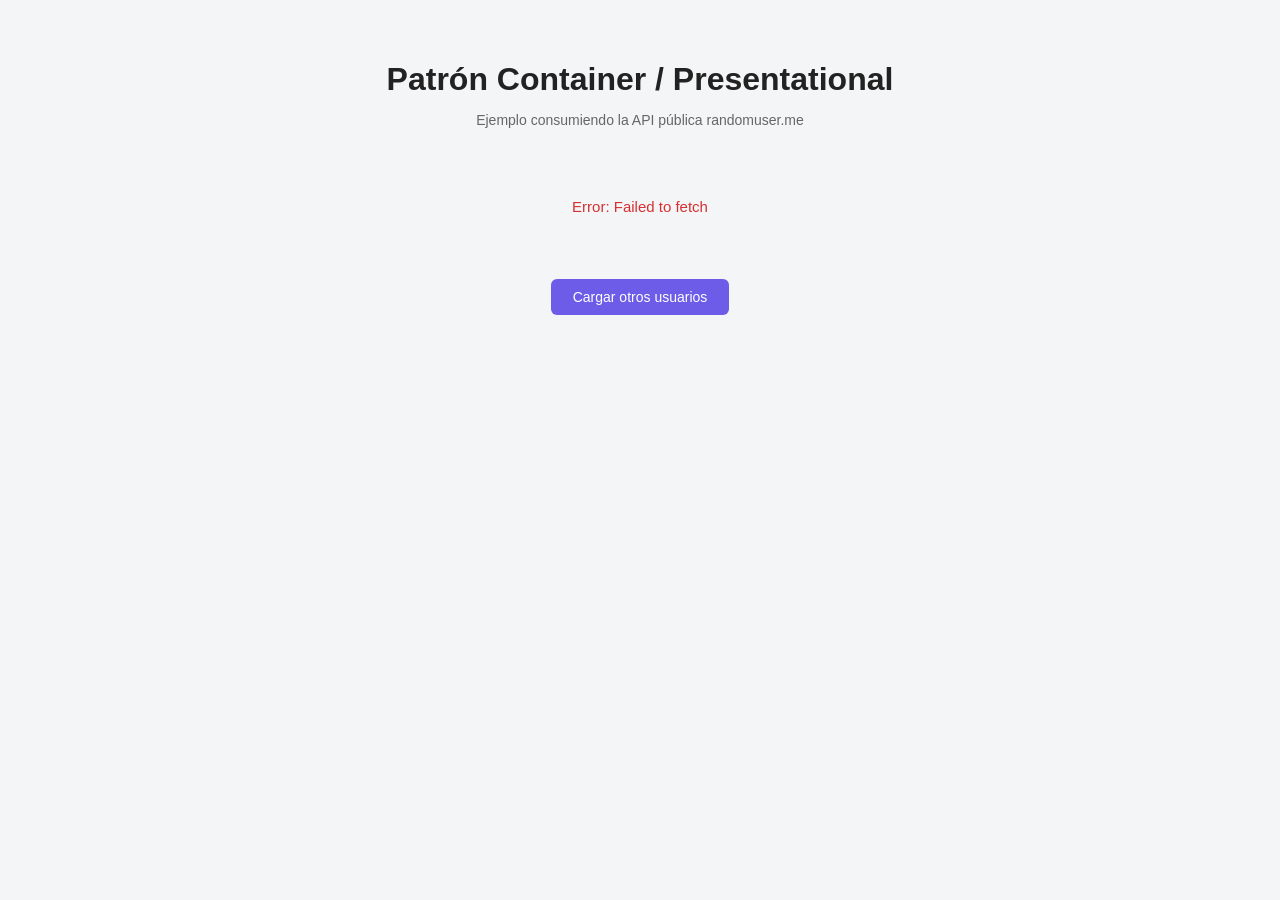
<file: Semana 12/index.html>
<!DOCTYPE html>
<html lang="es">
<head>
<meta charset="UTF-8">
<title>Patrón Container / Presentational</title>
<link rel="stylesheet" href="style.css">
</head>
<body>

  <h1>Patrón Container / Presentational</h1>
  <p class="subtitle">Ejemplo consumiendo la API pública randomuser.me</p>

  <div id="app"></div>
  <button class="reload-btn" id="reloadBtn">Cargar otros usuarios</button>

  <script src="script.js"></script>
</body>
</html>
</file>
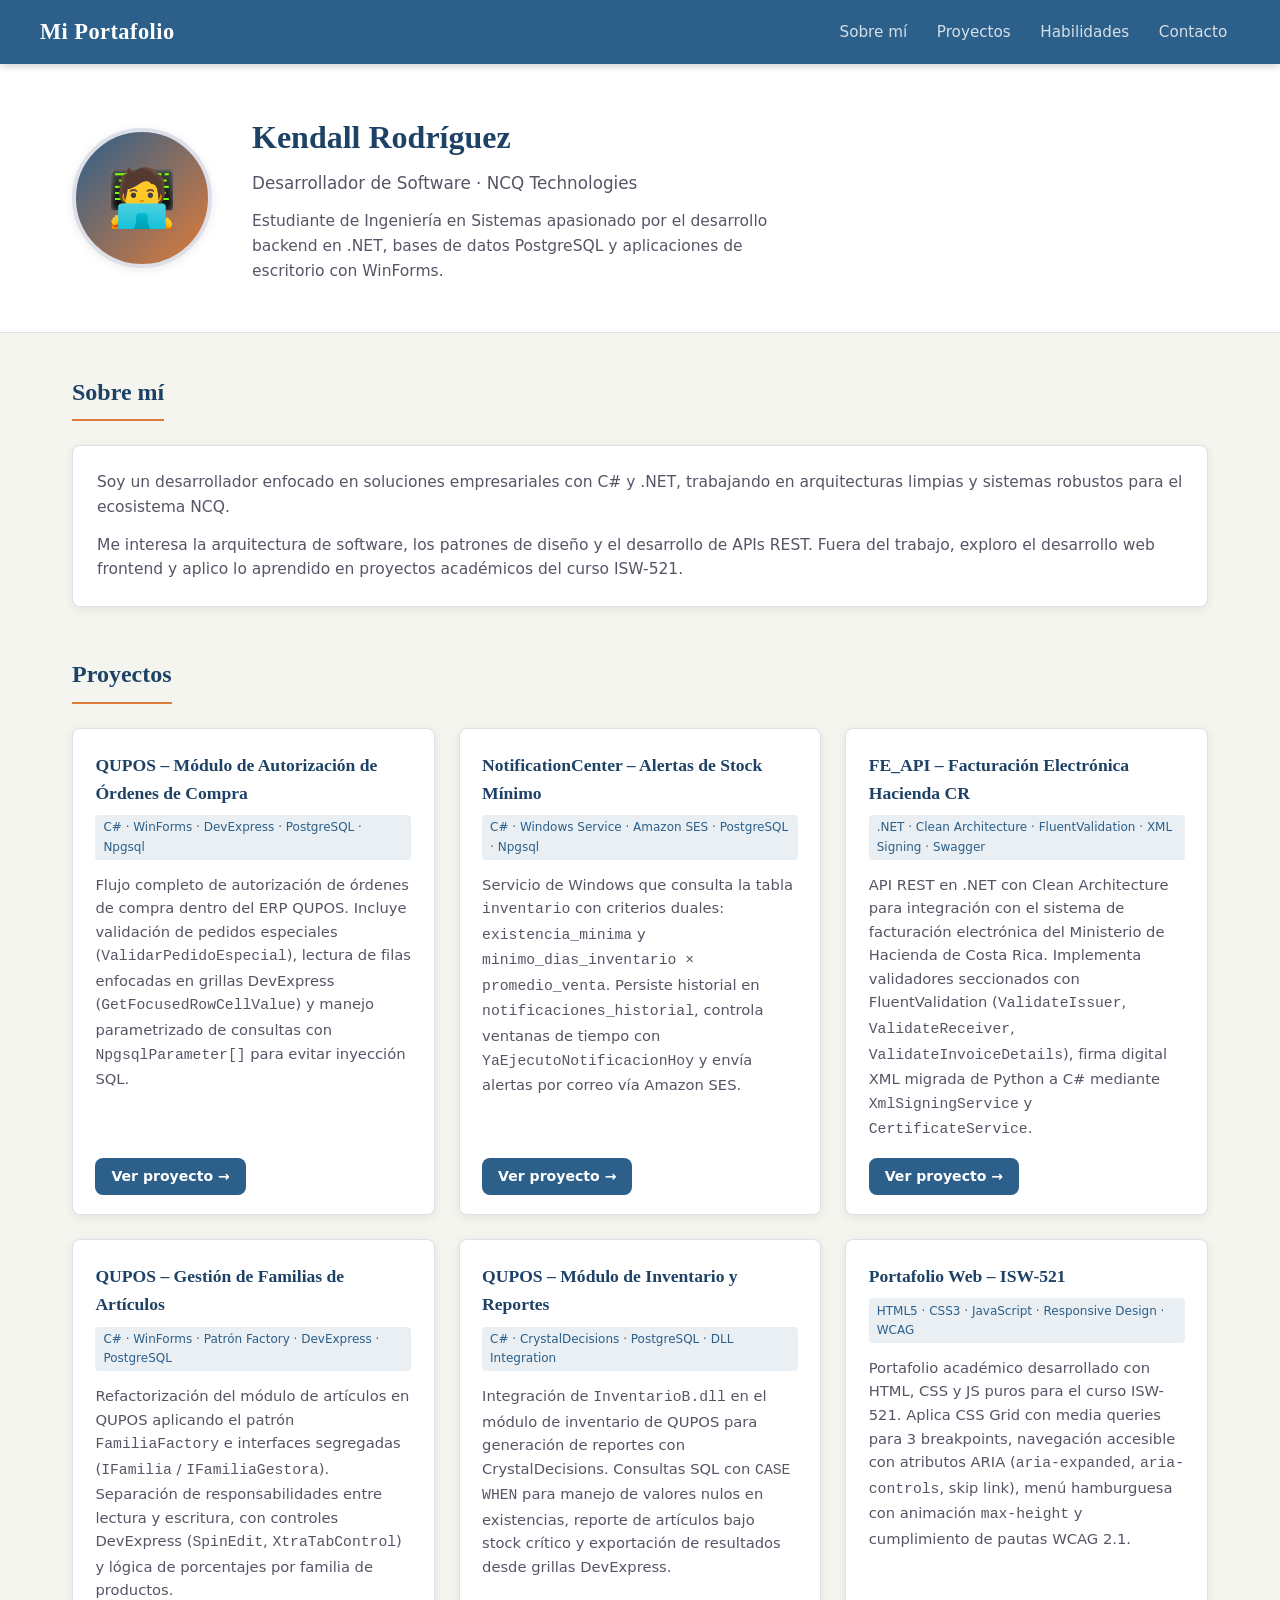
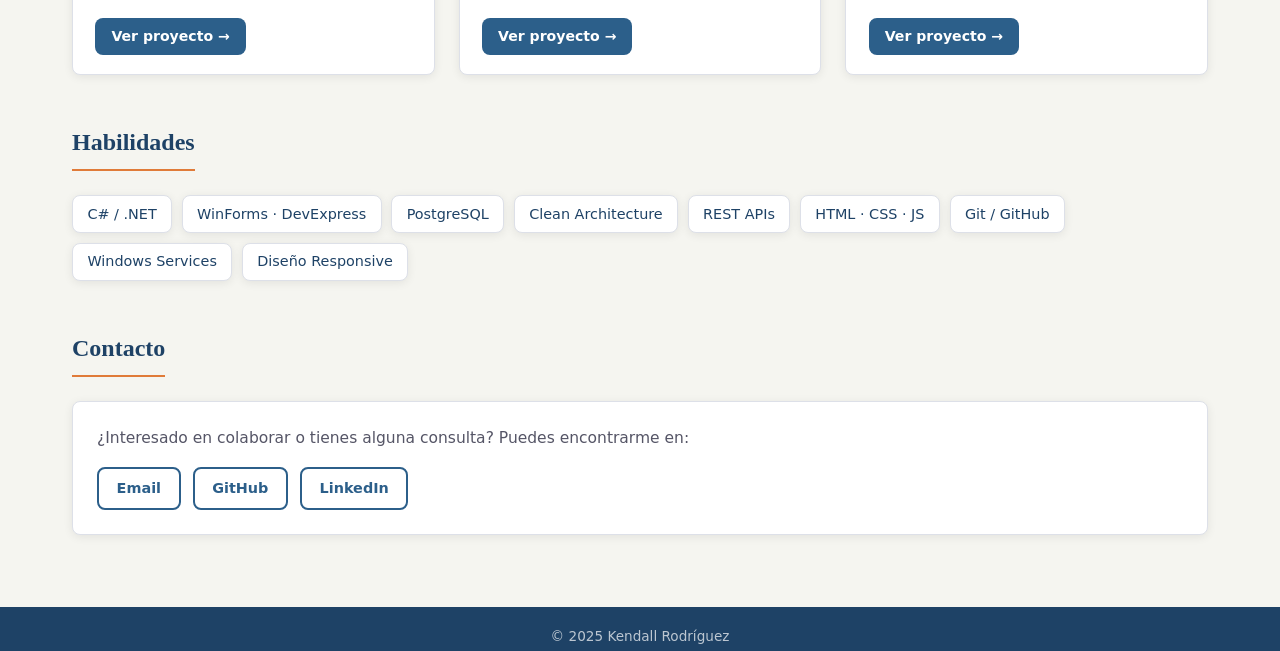
<file: Semana 5/index.html>
<!DOCTYPE html>
<html lang="es">
<head>
  <meta charset="UTF-8" />
  <meta name="viewport" content="width=device-width, initial-scale=1.0" />
  <title>Mi Portafolio</title>
  <link rel="stylesheet" href="styles.css" />
</head>
<body>
  <a href="#main-content" class="skip-link">Saltar al contenido principal</a>
  <header role="banner">
    <div class="header-inner">
      <a href="/" class="site-title">Mi Portafolio</a>
      <button
        class="menu-toggle"
        aria-label="Abrir menú de navegación"
        aria-expanded="false"
        aria-controls="main-nav"
        onclick="toggleMenu(this)"
      >☰</button>
      <nav id="main-nav" role="navigation" aria-label="Navegación principal">
        <a href="#sobre-mi">Sobre mí</a>
        <a href="#proyectos">Proyectos</a>
        <a href="#habilidades">Habilidades</a>
        <a href="#contacto">Contacto</a>
      </nav>
    </div>
  </header>
  <section class="hero" aria-label="Perfil del estudiante">
    <div class="hero-inner">
      <div class="profile-img" role="img" aria-label="Avatar de perfil">🧑‍💻</div>
      <div class="hero-content">
        <h1>Kendall Rodríguez</h1>
        <p class="tagline">Desarrollador de Software · NCQ Technologies</p>
        <p>Estudiante de Ingeniería en Sistemas apasionado por el desarrollo backend en .NET, bases de datos PostgreSQL y aplicaciones de escritorio con WinForms.</p>
      </div>
    </div>
  </section>
  <main id="main-content">
    <section id="sobre-mi" aria-labelledby="titulo-sobre-mi">
      <h2 class="section-title" id="titulo-sobre-mi">Sobre mí</h2>
      <div class="about-content">
        <p>Soy un desarrollador enfocado en soluciones empresariales con C# y .NET, trabajando en arquitecturas limpias y sistemas robustos para el ecosistema NCQ.</p>
        <p>Me interesa la arquitectura de software, los patrones de diseño y el desarrollo de APIs REST. Fuera del trabajo, exploro el desarrollo web frontend y aplico lo aprendido en proyectos académicos del curso ISW-521.</p>
      </div>
    </section>
    <section id="proyectos" aria-labelledby="titulo-proyectos">
        <h2 class="section-title" id="titulo-proyectos">Proyectos</h2>
        <ul class="projects-grid" role="list">
          <li class="project-card">
            <h3>QUPOS – Módulo de Autorización de Órdenes de Compra</h3>
            <span class="project-tag">C# · WinForms · DevExpress · PostgreSQL · Npgsql</span>
            <p>Flujo completo de autorización de órdenes de compra dentro del ERP QUPOS. Incluye validación de pedidos especiales (<code>ValidarPedidoEspecial</code>), lectura de filas enfocadas en grillas DevExpress (<code>GetFocusedRowCellValue</code>) y manejo parametrizado de consultas con <code>NpgsqlParameter[]</code> para evitar inyección SQL.</p>
            <a href="#proyectos" class="project-link" aria-label="Ver proyecto Autorización de Órdenes de Compra">Ver proyecto →</a>
          </li>
      
          <li class="project-card">
            <h3>NotificationCenter – Alertas de Stock Mínimo</h3>
            <span class="project-tag">C# · Windows Service · Amazon SES · PostgreSQL · Npgsql</span>
            <p>Servicio de Windows que consulta la tabla <code>inventario</code> con criterios duales: <code>existencia_minima</code> y <code>minimo_dias_inventario × promedio_venta</code>. Persiste historial en <code>notificaciones_historial</code>, controla ventanas de tiempo con <code>YaEjecutoNotificacionHoy</code> y envía alertas por correo vía Amazon SES.</p>
            <a href="#proyectos" class="project-link" aria-label="Ver proyecto NotificationCenter">Ver proyecto →</a>
          </li>
      
          <li class="project-card">
            <h3>FE_API – Facturación Electrónica Hacienda CR</h3>
            <span class="project-tag">.NET · Clean Architecture · FluentValidation · XML Signing · Swagger</span>
            <p>API REST en .NET con Clean Architecture para integración con el sistema de facturación electrónica del Ministerio de Hacienda de Costa Rica. Implementa validadores seccionados con FluentValidation (<code>ValidateIssuer</code>, <code>ValidateReceiver</code>, <code>ValidateInvoiceDetails</code>), firma digital XML migrada de Python a C# mediante <code>XmlSigningService</code> y <code>CertificateService</code>.</p>
            <a href="#proyectos" class="project-link" aria-label="Ver proyecto FE_API">Ver proyecto →</a>
          </li>
      
          <li class="project-card">
            <h3>QUPOS – Gestión de Familias de Artículos</h3>
            <span class="project-tag">C# · WinForms · Patrón Factory · DevExpress · PostgreSQL</span>
            <p>Refactorización del módulo de artículos en QUPOS aplicando el patrón <code>FamiliaFactory</code> e interfaces segregadas (<code>IFamilia</code> / <code>IFamiliaGestora</code>). Separación de responsabilidades entre lectura y escritura, con controles DevExpress (<code>SpinEdit</code>, <code>XtraTabControl</code>) y lógica de porcentajes por familia de productos.</p>
            <a href="#proyectos" class="project-link" aria-label="Ver proyecto Gestión de Familias">Ver proyecto →</a>
          </li>
      
          <li class="project-card">
            <h3>QUPOS – Módulo de Inventario y Reportes</h3>
            <span class="project-tag">C# · CrystalDecisions · PostgreSQL · DLL Integration</span>
            <p>Integración de <code>InventarioB.dll</code> en el módulo de inventario de QUPOS para generación de reportes con CrystalDecisions. Consultas SQL con <code>CASE WHEN</code> para manejo de valores nulos en existencias, reporte de artículos bajo stock crítico y exportación de resultados desde grillas DevExpress.</p>
            <a href="#proyectos" class="project-link" aria-label="Ver proyecto Inventario y Reportes">Ver proyecto →</a>
          </li>
      
          <li class="project-card">
            <h3>Portafolio Web – ISW-521</h3>
            <span class="project-tag">HTML5 · CSS3 · JavaScript · Responsive Design · WCAG</span>
            <p>Portafolio académico desarrollado con HTML, CSS y JS puros para el curso ISW-521. Aplica CSS Grid con media queries para 3 breakpoints, navegación accesible con atributos ARIA (<code>aria-expanded</code>, <code>aria-controls</code>, skip link), menú hamburguesa con animación <code>max-height</code> y cumplimiento de pautas WCAG 2.1.</p>
            <a href="#proyectos" class="project-link" aria-label="Ver proyecto Portafolio ISW-521">Ver proyecto →</a>
          </li>
        </ul>
    </section>
    <section id="habilidades" aria-labelledby="titulo-habilidades">
      <h2 class="section-title" id="titulo-habilidades">Habilidades</h2>
      <ul class="skills-list" aria-label="Lista de habilidades técnicas">
        <li>C# / .NET</li>
        <li>WinForms · DevExpress</li>
        <li>PostgreSQL</li>
        <li>Clean Architecture</li>
        <li>REST APIs</li>
        <li>HTML · CSS · JS</li>
        <li>Git / GitHub</li>
        <li>Windows Services</li>
        <li>Diseño Responsive</li>
      </ul>
    </section>
    <section id="contacto" aria-labelledby="titulo-contacto">
      <h2 class="section-title" id="titulo-contacto">Contacto</h2>
      <div class="contact-content">
        <p>¿Interesado en colaborar o tienes alguna consulta? Puedes encontrarme en:</p>
        <div class="contact-links" aria-label="Redes de contacto">
          <a href="mailto:kendallrodri1@gmail.com" aria-label="Enviar correo a Kendall">Email</a>
          <a href="https://github.com/KRS1806" target="_blank" rel="noopener noreferrer" aria-label="Perfil de GitHub">GitHub</a>
          <a href="https://www.linkedin.com/in/kendall-rodriguez-b53831264/" target="_blank" rel="noopener noreferrer" aria-label="Perfil de LinkedIn">LinkedIn</a>
        </div>
      </div>
    </section>
  </main>
  <footer role="contentinfo">
    <p>© 2025 Kendall Rodríguez</p>
  </footer>
  <script src="main.js"></script>
</body>
</html>
</file>
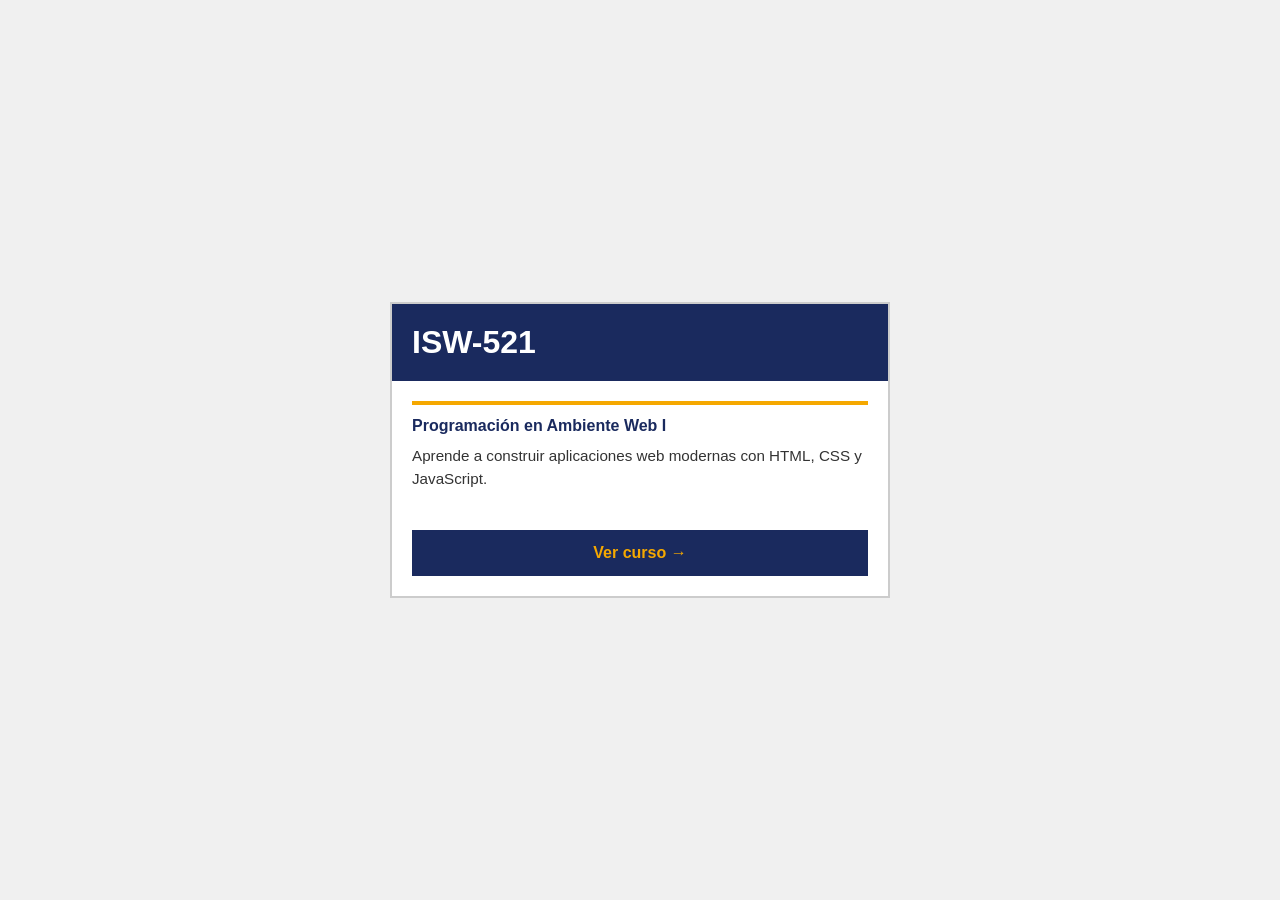
<file: Semana 3/Workshop/index.html>
<!DOCTYPE html>
<html lang="en">
<head>
    <meta charset="UTF-8">
    <meta name="viewport" content="width=device-width, initial-scale=1.0">
    <title>Workshop semana 3</title>
    <link rel="stylesheet" href="styles.css">
</head>
<body>
    <main>
        <article class="card">
          <header class="card_header">
            <h2>ISW-521</h2>
          </header>
     
          <section class="card_body">
            <hr class="card_divider">
            <h3 class="card_subtitle">Programación en Ambiente Web I</h3>
            <p class="card_description">Aprende a construir aplicaciones web modernas con HTML, CSS y JavaScript.</p>
          </section>
     
          <footer class="card_footer">
            <button class="card_btn">Ver curso →</button>
          </footer>
        </article>
    </main>    
</body>
</html>
</file>
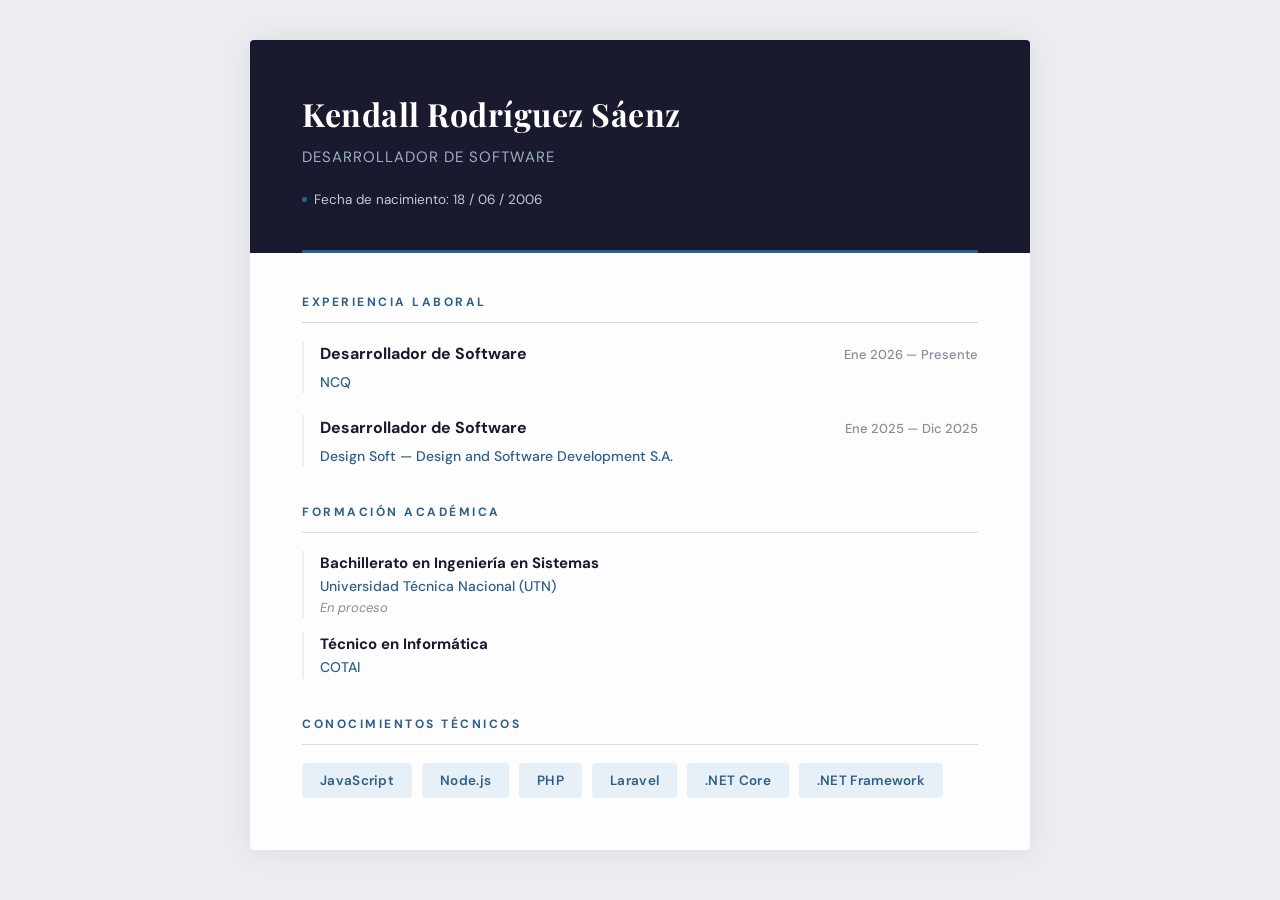
<file: Semana 2/CV.html>
<!DOCTYPE html>
<html lang="es">
<head>
  <meta charset="UTF-8">
  <meta name="viewport" content="width=device-width, initial-scale=1.0">
  <meta name="description" content="CV de Kendall Rodríguez Sáenz — Desarrollador de Software con experiencia en JavaScript, Node.js, PHP, Laravel y .NET. San Carlos, Costa Rica.">
  <meta name="author" content="Kendall Rodríguez Sáenz">
  <meta name="robots" content="index, follow">
  <meta property="og:title" content="CV — Kendall Rodríguez Sáenz | Desarrollador de Software">
  <meta property="og:description" content="Desarrollador de Software con experiencia en JavaScript, Node.js, PHP, Laravel y .NET.">
  <meta property="og:type" content="profile">
  <title>CV — Kendall Rodríguez Sáenz | Desarrollador de Software</title>
  <link rel="canonical" href="#">
  <link href="https://fonts.googleapis.com/css2?family=DM+Sans:wght@400;500;700&family=Playfair+Display:wght@700&display=swap" rel="stylesheet">
  <style>
    * { margin: 0; padding: 0; box-sizing: border-box; }

    :root {
      --ink: #1a1a2e;
      --muted: #555568;
      --light: #8a8a9a;
      --accent: #2d5f8a;
      --accent-soft: #e8f0f7;
      --border: #d8dae0;
      --bg: #fdfdfe;
      --white: #ffffff;
    }

    body {
      font-family: 'DM Sans', sans-serif;
      background: #ecedf1;
      color: var(--ink);
      line-height: 1.6;
      padding: 40px 20px;
    }

    .page {
      max-width: 780px;
      margin: 0 auto;
      background: var(--bg);
      border-radius: 4px;
      box-shadow: 0 1px 30px rgba(0,0,0,0.08);
      overflow: hidden;
    }

    /* --- Header --- */
    .header {
      background: var(--ink);
      color: var(--white);
      padding: 48px 52px 42px;
      position: relative;
    }

    .header::after {
      content: '';
      position: absolute;
      bottom: 0;
      left: 52px;
      right: 52px;
      height: 3px;
      background: var(--accent);
    }

    .header h1 {
      font-family: 'Playfair Display', serif;
      font-size: 32px;
      font-weight: 700;
      letter-spacing: 0.5px;
      margin-bottom: 6px;
    }

    .header p.subtitle {
      font-size: 15px;
      color: #a0b0c4;
      font-weight: 400;
      letter-spacing: 1px;
      text-transform: uppercase;
    }

    .info-bar {
      display: flex;
      gap: 28px;
      margin-top: 20px;
      flex-wrap: wrap;
    }

    .info-bar p {
      font-size: 13.5px;
      color: #c0cad6;
      display: flex;
      align-items: center;
      gap: 7px;
    }

    .info-bar p::before {
      content: '';
      width: 5px;
      height: 5px;
      border-radius: 50%;
      background: var(--accent);
      flex-shrink: 0;
    }

    /* --- Body --- */
    .body {
      padding: 40px 52px 52px;
    }

    .section {
      margin-bottom: 36px;
    }

    .section:last-child {
      margin-bottom: 0;
    }

    .section > h2 {
      font-size: 12px;
      font-weight: 700;
      letter-spacing: 2.5px;
      text-transform: uppercase;
      color: var(--accent);
      margin-bottom: 18px;
      padding-bottom: 10px;
      border-bottom: 1.5px solid var(--border);
    }

    /* --- Experience entries --- */
    .entry {
      margin-bottom: 22px;
      padding-left: 16px;
      border-left: 2px solid var(--accent-soft);
    }

    .entry:last-child {
      margin-bottom: 0;
    }

    .entry-header {
      display: flex;
      justify-content: space-between;
      align-items: baseline;
      flex-wrap: wrap;
      gap: 8px;
      margin-bottom: 4px;
    }

    .entry h3 {
      font-size: 16px;
      font-weight: 700;
      color: var(--ink);
    }

    .entry-header time {
      font-size: 13px;
      color: var(--light);
      font-weight: 500;
      white-space: nowrap;
    }

    .entry p.company {
      font-size: 14px;
      color: var(--accent);
      font-weight: 500;
      margin-bottom: 2px;
    }

    /* --- Education --- */
    .edu-item {
      margin-bottom: 14px;
      padding-left: 16px;
      border-left: 2px solid var(--accent-soft);
    }

    .edu-item:last-child {
      margin-bottom: 0;
    }

    .edu-item h3 {
      font-size: 15px;
      font-weight: 700;
      color: var(--ink);
    }

    .edu-item p.school {
      font-size: 14px;
      color: var(--accent);
      font-weight: 500;
    }

    .edu-item p.status {
      font-size: 13px;
      color: var(--light);
      font-style: italic;
    }

    /* --- Skills --- */
    .skills-list {
      display: flex;
      flex-wrap: wrap;
      gap: 10px;
      list-style: none;
    }

    .skills-list li {
      background: var(--accent-soft);
      color: var(--accent);
      font-size: 13.5px;
      font-weight: 600;
      padding: 7px 18px;
      border-radius: 4px;
      letter-spacing: 0.3px;
    }

    @media print {
      body { background: white; padding: 0; }
      .page { box-shadow: none; border-radius: 0; }
    }

    @media (max-width: 600px) {
      .header { padding: 32px 28px 28px; }
      .body { padding: 28px; }
      .header h1 { font-size: 26px; }
      .entry-header { flex-direction: column; gap: 2px; }
    }
  </style>
</head>
<body>

  <main class="page" role="main">

    <header class="header">
      <h1>Kendall Rodríguez Sáenz</h1>
      <p class="subtitle">Desarrollador de Software</p>
      <div class="info-bar">
        <p><time datetime="2006-06-18">Fecha de nacimiento: 18 / 06 / 2006</time></p>
      </div>
    </header>

    <div class="body">

      <section class="section" aria-labelledby="experiencia">
        <h2 id="experiencia">Experiencia Laboral</h2>

        <article class="entry">
          <div class="entry-header">
            <h3>Desarrollador de Software</h3>
            <time datetime="2026-01">Ene 2026 — Presente</time>
          </div>
          <p class="company">NCQ</p>
        </article>

        <article class="entry">
          <div class="entry-header">
            <h3>Desarrollador de Software</h3>
            <time datetime="2025-01/2025-12">Ene 2025 — Dic 2025</time>
          </div>
          <p class="company">Design Soft — Design and Software Development S.A.</p>
        </article>
      </section>

      <section class="section" aria-labelledby="formacion">
        <h2 id="formacion">Formación Académica</h2>

        <article class="edu-item">
          <h3>Bachillerato en Ingeniería en Sistemas</h3>
          <p class="school">Universidad Técnica Nacional (UTN)</p>
          <p class="status">En proceso</p>
        </article>

        <article class="edu-item">
          <h3>Técnico en Informática</h3>
          <p class="school">COTAI</p>
        </article>
      </section>

      <section class="section" aria-labelledby="conocimientos">
        <h2 id="conocimientos">Conocimientos Técnicos</h2>
        <ul class="skills-list" aria-label="Lista de habilidades técnicas">
          <li>JavaScript</li>
          <li>Node.js</li>
          <li>PHP</li>
          <li>Laravel</li>
          <li>.NET Core</li>
          <li>.NET Framework</li>
        </ul>
      </section>
    </div>
  </main>
</body>
</html>
</file>
<file: Semana 12/style.css>
* {
    box-sizing: border-box;
  }
  
  body {
    font-family: 'Segoe UI', Tahoma, Verdana, sans-serif;
    background: #f4f5f7;
    margin: 0;
    padding: 40px 20px;
    color: #222;
  }
  
  h1 {
    text-align: center;
    margin-bottom: 4px;
  }
  
  .subtitle {
    text-align: center;
    color: #666;
    margin-bottom: 30px;
    font-size: 14px;
  }
  
  #app {
    max-width: 700px;
    margin: 0 auto;
  }
  
  .user-list {
    list-style: none;
    padding: 0;
    display: grid;
    gap: 14px;
  }
  
  .user-card {
    display: flex;
    align-items: center;
    gap: 16px;
    background: #fff;
    border-radius: 10px;
    padding: 14px 18px;
    box-shadow: 0 1px 4px rgba(0,0,0,0.08);
    transition: transform 0.15s ease;
  }
  
  .user-card:hover {
    transform: translateY(-2px);
  }
  
  .user-card img {
    width: 60px;
    height: 60px;
    border-radius: 50%;
    object-fit: cover;
    border: 2px solid #6c5ce7;
  }
  
  .user-info strong {
    display: block;
    font-size: 16px;
  }
  
  .user-info span {
    color: #666;
    font-size: 13px;
  }
  
  .state-message {
    text-align: center;
    padding: 40px 0;
    font-size: 15px;
    color: #555;
  }
  
  .state-message.error {
    color: #d63031;
  }
  
  .reload-btn {
    display: block;
    margin: 24px auto 0;
    padding: 10px 22px;
    background: #6c5ce7;
    color: #fff;
    border: none;
    border-radius: 6px;
    cursor: pointer;
    font-size: 14px;
  }
  
  .reload-btn:hover {
    background: #5a4bd6;
  }
</file>
<file: Semana 5/styles.css>
*, *::before, *::after {
    box-sizing: border-box;
    margin: 0;
    padding: 0;
}

html {
    scroll-behavior: smooth;
}

body {
    font-family: 'Segoe UI', system-ui, sans-serif;
    background-color: #f5f5f0;
    color: #1a1a2e;
    line-height: 1.6;
}

.skip-link {
    position: absolute;
    top: -100%;
    left: 1rem;
    background: #2c5f8a;
    color: #fff;
    padding: 0.5rem 1rem;
    border-radius: 8px;
    font-weight: 600;
    z-index: 9999;
    transition: top 0.2s;
}
.skip-link:focus {
    top: 1rem;
}

header {
    background-color: #2c5f8a;
    color: #fff;
    padding: 0 2rem;
    position: sticky;
    top: 0;
    z-index: 100;
    box-shadow: 0 2px 8px rgba(0,0,0,0.2);
}

.header-inner {
    max-width: 1200px;
    margin: 0 auto;
    display: flex;
    align-items: center;
    justify-content: space-between;
    height: 64px;
}

.site-title {
    font-family: Georgia, 'Times New Roman', serif;
    font-size: 1.4rem;
    font-weight: bold;
    letter-spacing: 0.02em;
    text-decoration: none;
    color: #fff;
}

nav {
    display: flex;
    gap: 0.25rem;
}

nav a {
    color: #ffffffcc;
    text-decoration: none;
    padding: 0.4rem 0.8rem;
    border-radius: 8px;
    font-size: 0.95rem;
    transition: background 0.2s, color 0.2s;
}

nav a:hover,
nav a:focus {
    background: rgba(255,255,255,0.15);
    color: #fff;
    outline: none;
}

nav a:focus-visible {
    outline: 2px solid #e07b39;
    outline-offset: 2px;
}

.menu-toggle {
    display: none;
    background: none;
    border: 2px solid rgba(255,255,255,0.7);
    color: #fff;
    padding: 0.3rem 0.6rem;
    border-radius: 8px;
    cursor: pointer;
    font-size: 1.2rem;
    line-height: 1;
    transition: background 0.2s;
}

.menu-toggle:focus-visible {
    outline: 2px solid #e07b39;
    outline-offset: 2px;
}

.menu-toggle:hover {
    background: rgba(255,255,255,0.15);
}

.hero {
    background: #ffffff;
    border-bottom: 1px solid #dde0e8;
}

.hero-inner {
    max-width: 1200px;
    margin: 0 auto;
    padding: 3rem 2rem;
    display: flex;
    align-items: center;
    gap: 2.5rem;
}

.profile-img {
    flex-shrink: 0;
    width: 140px;
    height: 140px;
    border-radius: 50%;
    background: linear-gradient(135deg, #2c5f8a 0%, #e07b39 100%);
    display: flex;
    align-items: center;
    justify-content: center;
    font-size: 3.5rem;
    border: 4px solid #dde0e8;
    box-shadow: 0 2px 10px rgba(0,0,0,0.08);
}

.hero-content h1 {
    font-family: Georgia, 'Times New Roman', serif;
    font-size: 2rem;
    color: #1e4266;
    margin-bottom: 0.4rem;
}

.hero-content .tagline {
    font-size: 1.05rem;
    color: #555566;
    margin-bottom: 0.8rem;
}

.hero-content p {
    font-size: 0.97rem;
    color: #555566;
    max-width: 520px;
}

main {
    max-width: 1200px;
    margin: 0 auto;
    padding: 2.5rem 2rem;
}

.section-title {
    font-family: Georgia, 'Times New Roman', serif;
    font-size: 1.5rem;
    color: #1e4266;
    margin-bottom: 1.5rem;
    padding-bottom: 0.5rem;
    border-bottom: 2px solid #e07b39;
    display: inline-block;
}

#proyectos {
    margin-bottom: 3rem;
}

.projects-grid {
    display: grid;
    grid-template-columns: repeat(3, 1fr);
    gap: 1.5rem;
}

.project-card {
    background: #ffffff;
    border: 1px solid #dde0e8;
    border-radius: 8px;
    padding: 1.4rem 1.4rem 1.2rem;
    box-shadow: 0 2px 10px rgba(0,0,0,0.08);
    display: flex;
    flex-direction: column;
    transition: transform 0.2s, box-shadow 0.2s;
}

.project-card:hover {
    transform: translateY(-3px);
    box-shadow: 0 6px 20px rgba(0,0,0,0.12);
}

.project-card h3 {
    font-family: Georgia, 'Times New Roman', serif;
    font-size: 1.1rem;
    color: #1e4266;
    margin-bottom: 0.5rem;
}

.project-card p {
    font-size: 0.92rem;
    color: #555566;
    flex: 1;
    margin-bottom: 1rem;
}

.project-tag {
    display: inline-block;
    background: rgba(44, 95, 138, 0.1);
    color: #2c5f8a;
    font-size: 0.75rem;
    padding: 0.2rem 0.5rem;
    border-radius: 4px;
    margin-bottom: 0.8rem;
}

.project-link {
    display: inline-block;
    padding: 0.45rem 1rem;
    background: #2c5f8a;
    color: #fff;
    text-decoration: none;
    border-radius: 8px;
    font-size: 0.88rem;
    font-weight: 600;
    align-self: flex-start;
    transition: background 0.2s;
}

.project-link:hover {
    background: #1e4266;
}

.project-link:focus-visible {
    outline: 2px solid #e07b39;
    outline-offset: 2px;
}

#sobre-mi {
    margin-bottom: 3rem;
}

.about-content {
    background: #ffffff;
    border: 1px solid #dde0e8;
    border-radius: 8px;
    padding: 1.5rem;
    box-shadow: 0 2px 10px rgba(0,0,0,0.08);
}

.about-content p {
    color: #555566;
    margin-bottom: 0.8rem;
    font-size: 0.97rem;
}

.about-content p:last-child {
    margin-bottom: 0;
}

#habilidades {
    margin-bottom: 3rem;
}

.skills-list {
    list-style: none;
    display: flex;
    flex-wrap: wrap;
    gap: 0.6rem;
}

.skills-list li {
    background: #ffffff;
    border: 1px solid #dde0e8;
    border-radius: 8px;
    padding: 0.4rem 0.9rem;
    font-size: 0.9rem;
    color: #1e4266;
    box-shadow: 0 2px 10px rgba(0,0,0,0.08);
}

#contacto {
    margin-bottom: 2rem;
}

.contact-content {
    background: #ffffff;
    border: 1px solid #dde0e8;
    border-radius: 8px;
    padding: 1.5rem;
    box-shadow: 0 2px 10px rgba(0,0,0,0.08);
}

.contact-content p {
    color: #555566;
    font-size: 0.97rem;
    margin-bottom: 1rem;
}

.contact-links {
    display: flex;
    flex-wrap: wrap;
    gap: 0.75rem;
}

.contact-links a {
    display: inline-flex;
    align-items: center;
    gap: 0.4rem;
    padding: 0.5rem 1.1rem;
    border: 2px solid #2c5f8a;
    color: #2c5f8a;
    text-decoration: none;
    border-radius: 8px;
    font-size: 0.9rem;
    font-weight: 600;
    transition: background 0.2s, color 0.2s;
}

.contact-links a:hover {
    background: #2c5f8a;
    color: #fff;
}

.contact-links a:focus-visible {
    outline: 2px solid #e07b39;
    outline-offset: 2px;
}

footer {
    background: #1e4266;
    color: rgba(255,255,255,0.7);
    text-align: center;
    padding: 1.2rem 2rem;
    font-size: 0.85rem;
}
  
@media (max-width: 1024px) {
    .projects-grid {
      grid-template-columns: repeat(2, 1fr);
    }
  
    .hero-content h1 {
      font-size: 1.7rem;
    }
}
  
@media (max-width: 768px) {
    .header-inner {
      flex-wrap: wrap;
      height: auto;
      padding: 0.75rem 0;
      gap: 0.5rem;
    }
  
    .site-title {
      font-size: 1.15rem;
    }
  
    .menu-toggle {
      display: block;
    }
  
    nav {
      width: 100%;
      flex-direction: column;
      gap: 0;
      overflow: hidden;
      max-height: 0;
      transition: max-height 0.3s ease;
    }
  
    nav.open {
      max-height: 300px;
    }
  
    nav a {
      padding: 0.6rem 0.5rem;
      border-radius: 0;
      border-top: 1px solid rgba(255,255,255,0.1);
      display: block;
    }
  
    .hero-inner {
      flex-direction: column;
      align-items: center;
      text-align: center;
      padding: 2rem 1rem;
      gap: 1.2rem;
    }
  
    .profile-img {
      width: 100px;
      height: 100px;
      font-size: 2.5rem;
    }
  
    .hero-content h1 {
      font-size: 1.4rem;
    }
  
    .hero-content .tagline {
      font-size: 0.95rem;
    }
  
    .projects-grid {
      grid-template-columns: 1fr;
      gap: 1rem;
    }
  
    main {
      padding: 1.5rem 1rem;
    }
  
    .section-title {
      font-size: 1.2rem;
    }
  
    .skills-list li {
      font-size: 0.82rem;
      padding: 0.35rem 0.7rem;
    }
  
    .contact-links {
        display: flex;
        flex-direction: column;
    }
  
    .contact-links a {
      justify-content: center;
    }
  
    footer {
      font-size: 0.78rem;
      padding: 1rem;
    }
}
  
@media (prefers-reduced-motion: reduce) {
    * {
      transition: none !important;
      animation: none !important;
    }
}
</file>
<file: Semana 3/Workshop/styles.css>
* {
    box-sizing: border-box;
    margin: 0;
    padding: 0;
}

body {
    background-color: #f0f0f0;
    display: flex;
    justify-content: center;
    align-items: center;
    min-height: 100vh;
    font-family: Arial, sans-serif;
}

.card {
    width: 500px;
    margin: 16px;
    border: 2px solid #ccc;
    background-color: #ffffff;
}

.card_header {
    background-color: #1a2a5e;
    padding: 20px;
}

.card_header h2 {
    color: #ffffff;
    font-size: 2rem;
    font-weight: bold;
}

.card_body {
    padding: 20px;
}

.card_divider {
    border: none;
    border-top: 4px solid #f5a800;
    margin-bottom: 12px;
}

.card_subtitle {
    color: #1a2a5e;
    font-size: 1rem;
    font-weight: bold;
    margin-bottom: 10px;
}

.card_description {
    color: #333333;
    font-size: 0.95rem;
    line-height: 1.5;
}

.card_footer {
    padding: 20px;
}

.card_btn {
    width: 100%;
    padding: 14px;
    background-color: #1a2a5e;
    color: #f5a800;
    font-size: 1rem;
    font-weight: bold;
    border: none;
    cursor: pointer;
}

.card_btn:hover {
    background-color: #243570;
}
</file>
